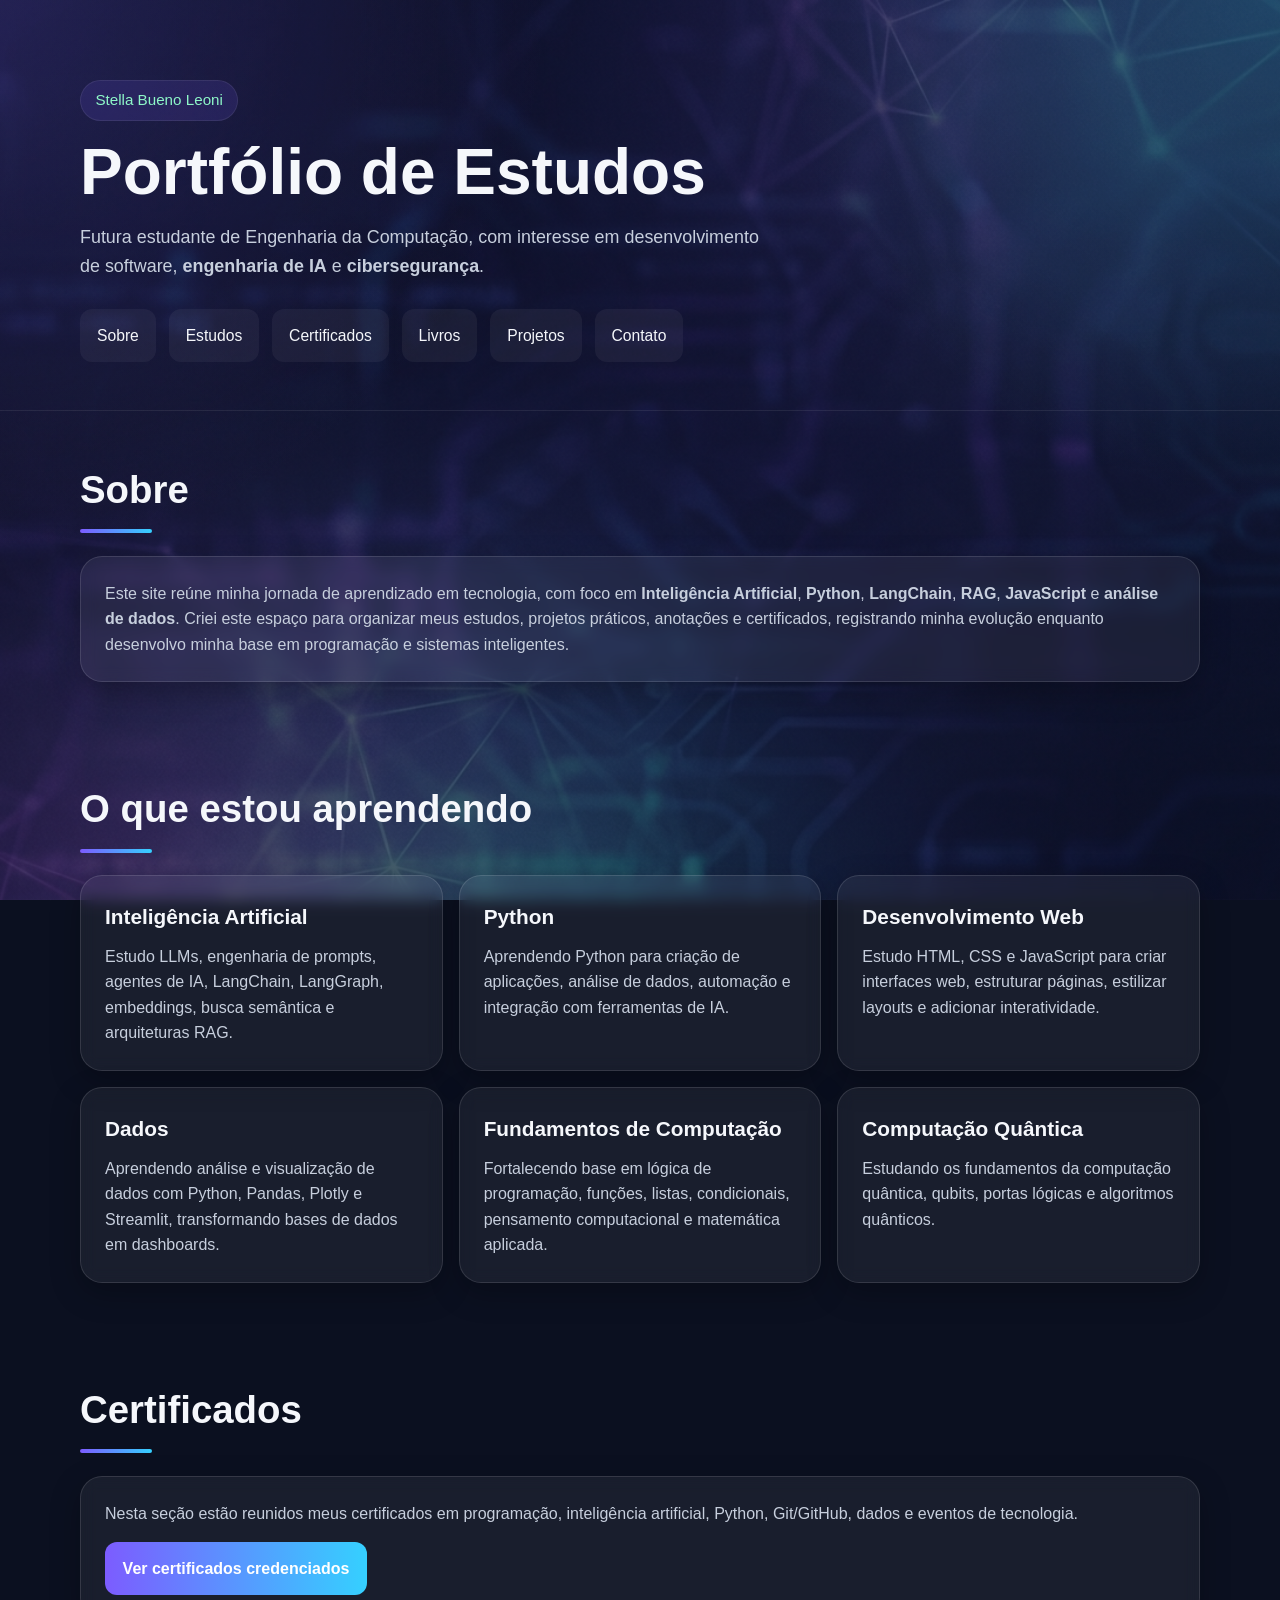
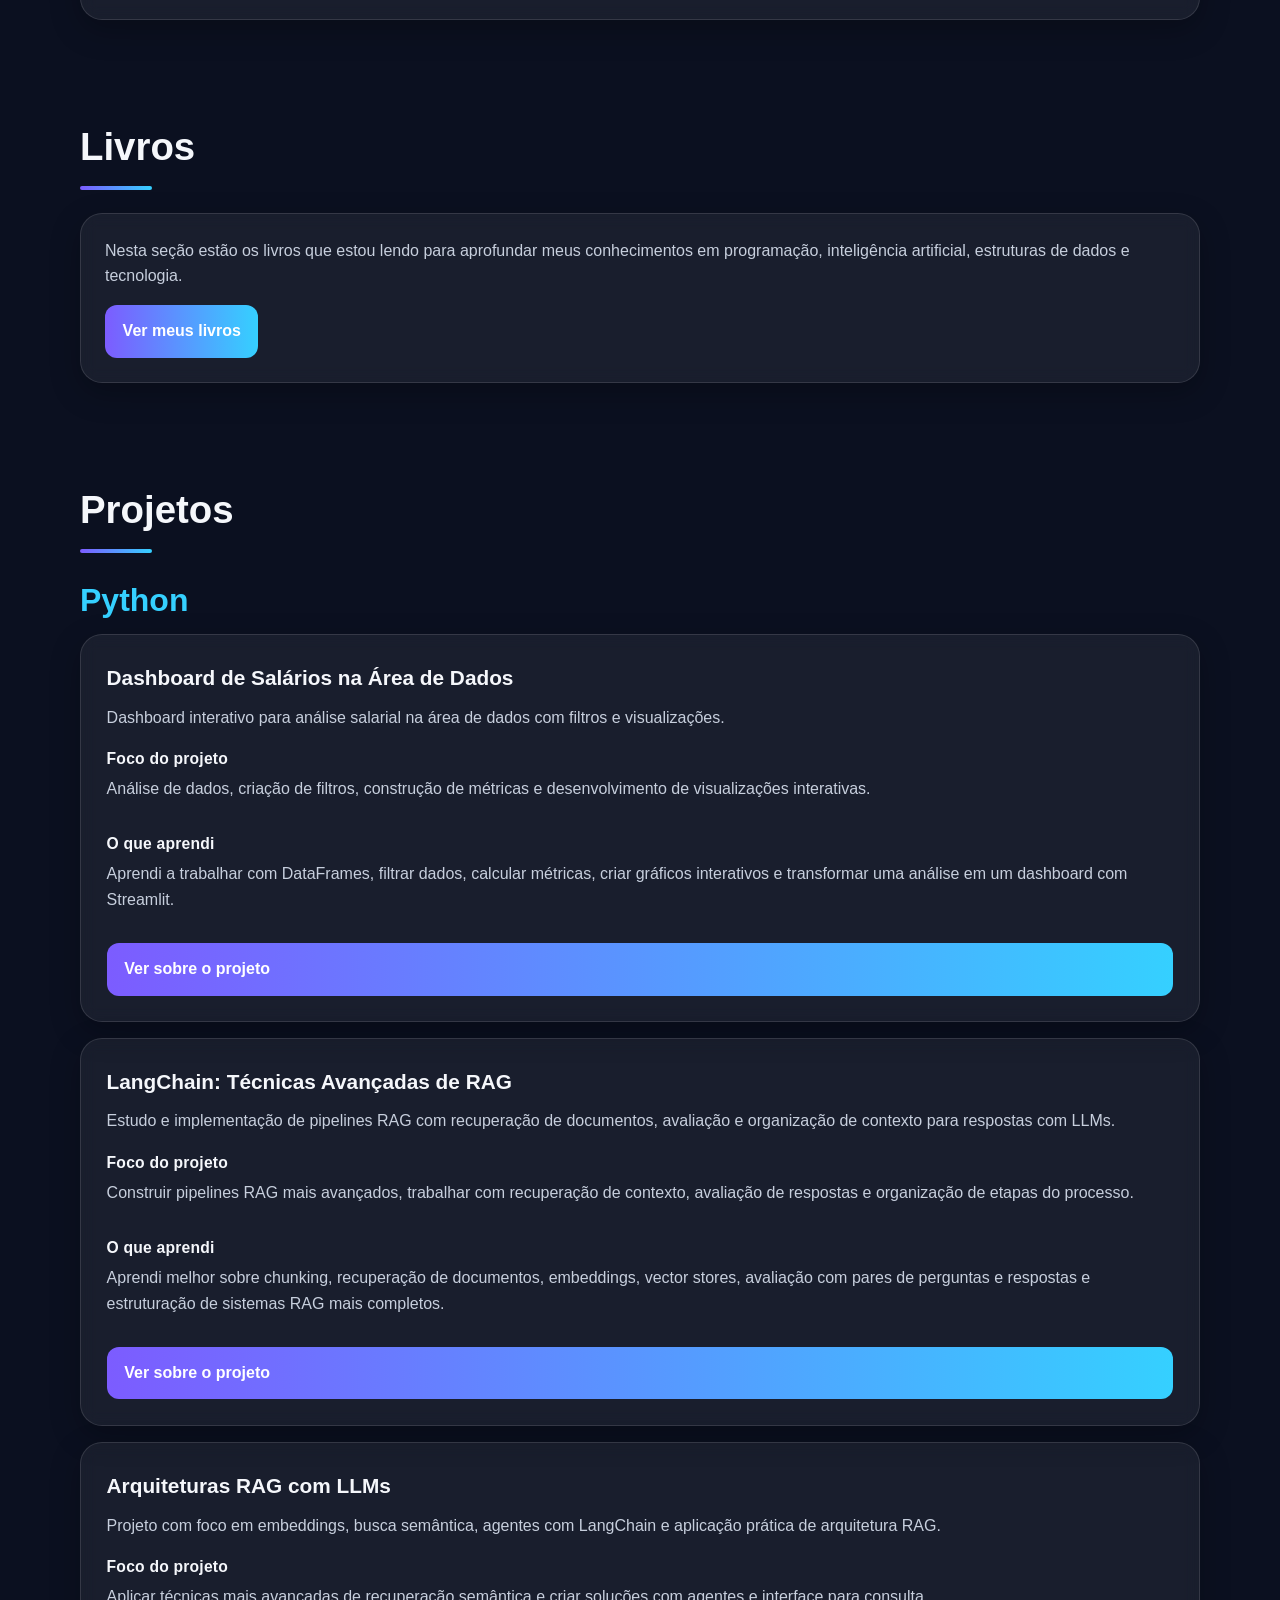
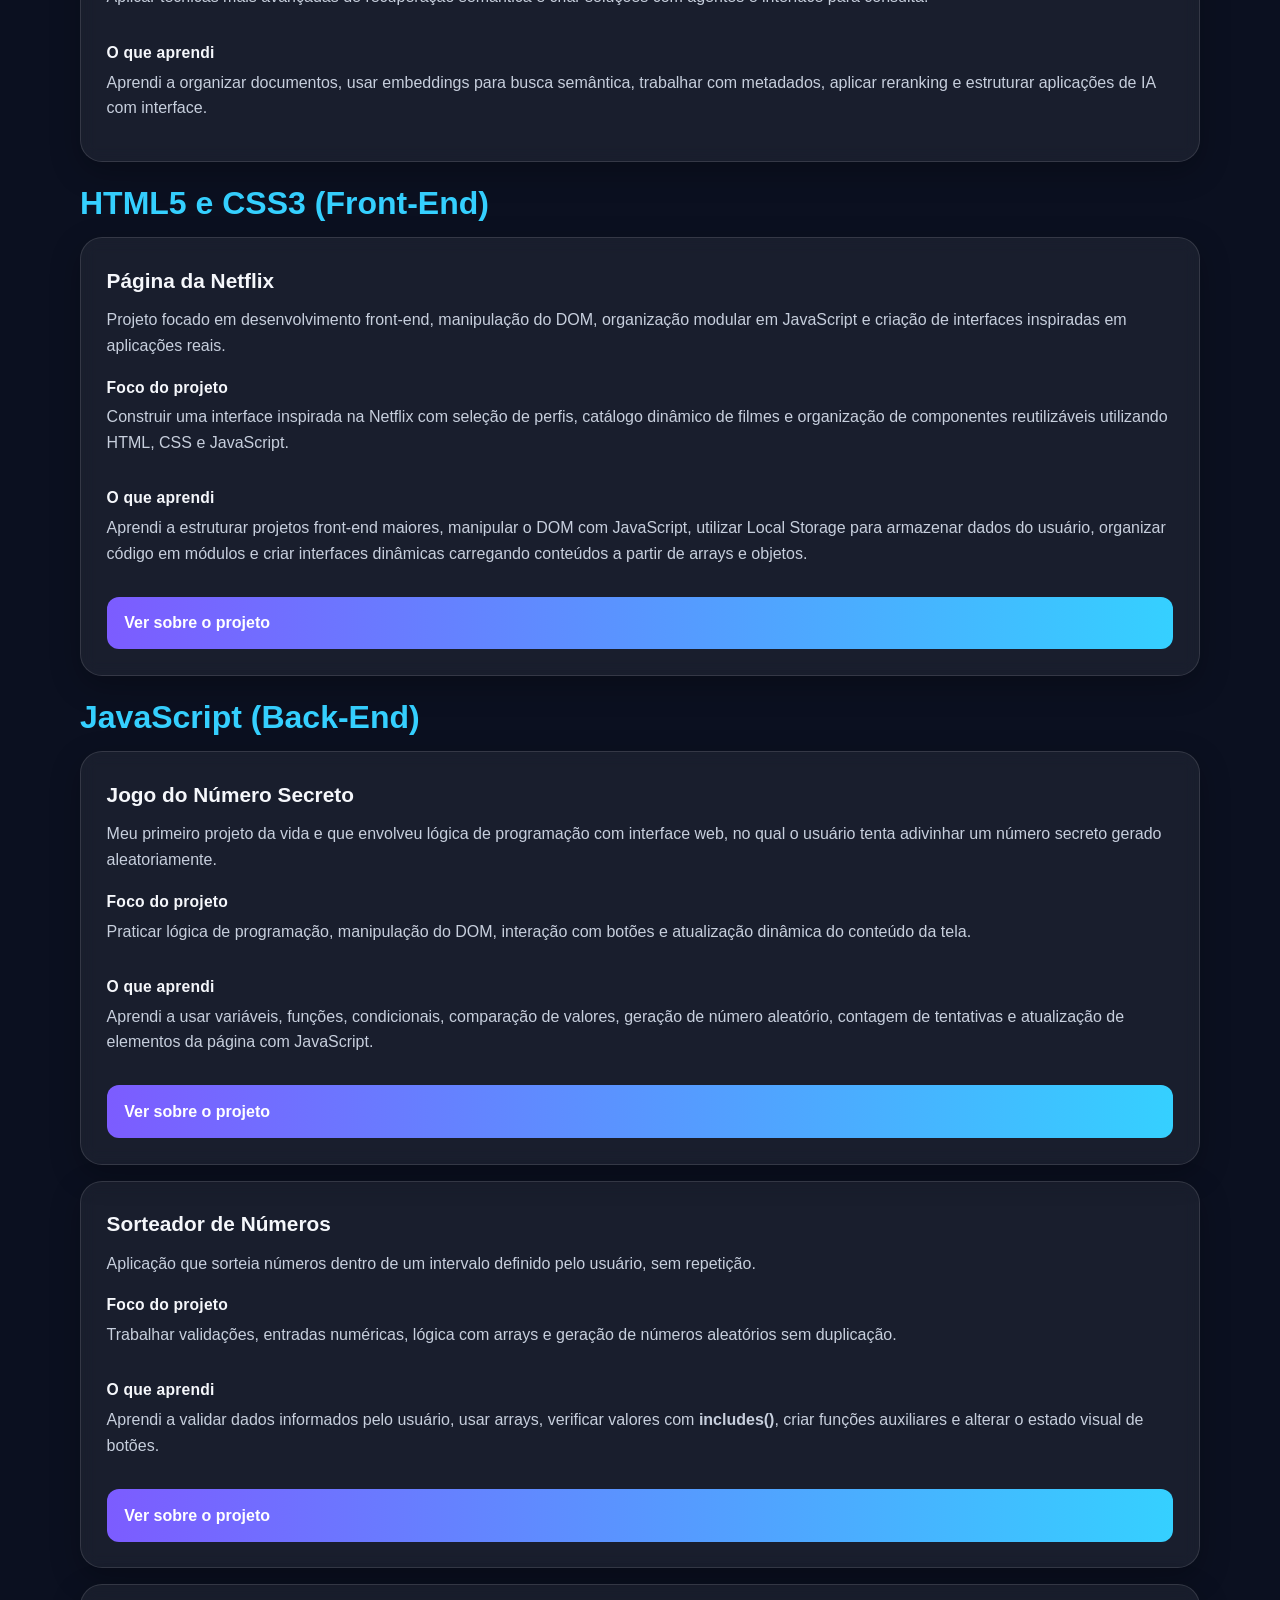
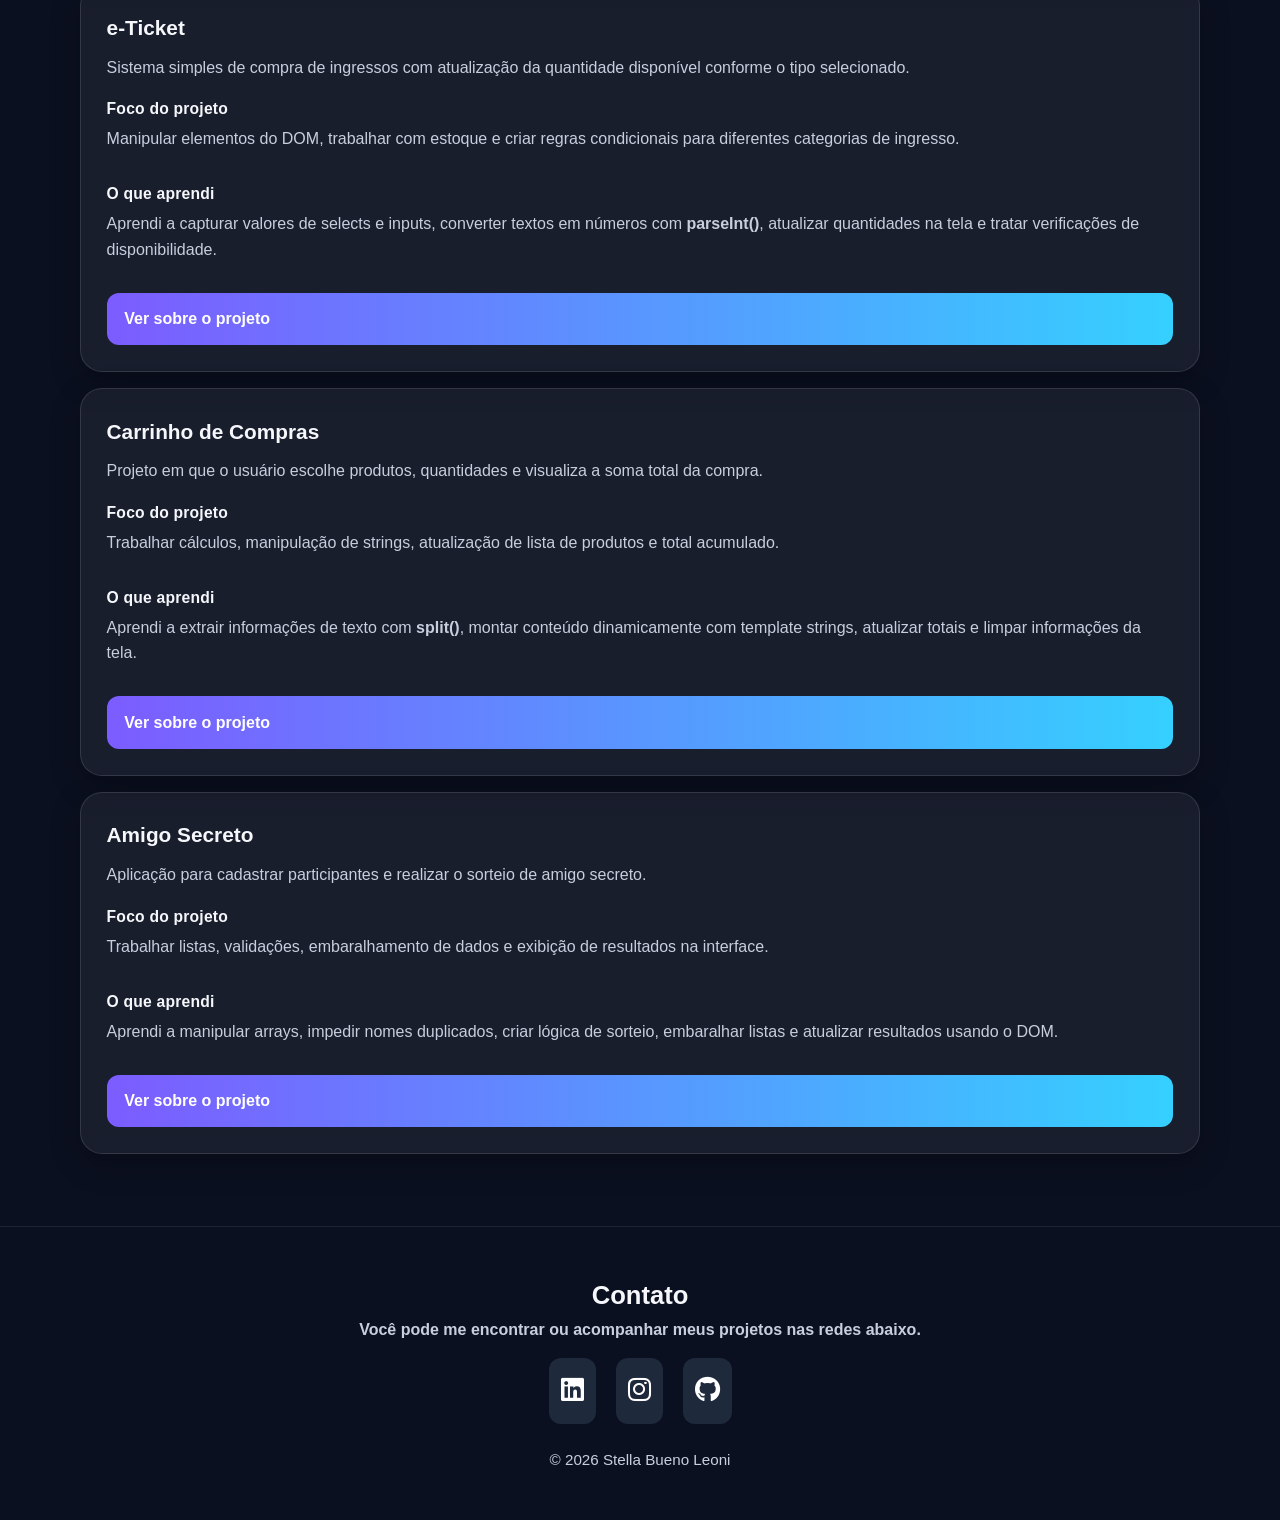
<file: index.html>
<!DOCTYPE html>
<html lang="pt-BR">

<head>
  <meta charset="UTF-8" />
  <meta name="viewport" content="width=device-width, initial-scale=1.0" />
  <title>Portfólio de Estudos | Stella Bueno Leoni</title>
  <meta name="description"
    content="Portfólio de estudos de Stella Bueno Leoni com projetos, áreas de aprendizado e certificados em programação, dados e inteligência artificial." />
  <link rel="stylesheet" href="style.css" />
  <link rel="stylesheet" href="https://cdnjs.cloudflare.com/ajax/libs/font-awesome/6.5.0/css/all.min.css">
</head>

<body>
  <header class="cabecalho" id="inicio">
    <div class="container">
      <p class="cabecalho__tag">Stella Bueno Leoni</p>
      <h1 class="cabecalho__titulo">Portfólio de Estudos</h1>
      <p class="cabecalho__texto">
        Futura estudante de Engenharia da Computação, com interesse em desenvolvimento de software,
        <strong>engenharia de IA</strong> e <strong>cibersegurança</strong>.
      </p>

      <nav class="menu">
        <a href="#sobre">Sobre</a>
        <a href="#estudos">Estudos</a>
        <a href="#certificados">Certificados</a>
        <a href="#livros">Livros</a>
        <a href="#projetos">Projetos</a>
        <a href="#rodape">Contato</a>

      </nav>
    </div>
  </header>

  <main>
    <section class="secao" id="sobre">
      <div class="container">
        <h2 class="secao__titulo">Sobre</h2>
        <div class="card">
          <p>
            Este site reúne minha jornada de aprendizado em tecnologia, com foco
            em <strong>Inteligência Artificial</strong>,
            <strong>Python</strong>, <strong>LangChain</strong>,
            <strong>RAG</strong>, <strong>JavaScript</strong> e
            <strong>análise de dados</strong>.
            Criei este espaço para organizar meus estudos, projetos práticos, anotações
            e certificados, registrando minha evolução enquanto desenvolvo minha base em
            programação e sistemas inteligentes.
          </p>
          <p>

          </p>
        </div>
      </div>
    </section>

    <section class="secao" id="estudos">
      <div class="container">
        <h2 class="secao__titulo">O que estou aprendendo</h2>

        <div class="grid">
          <article class="card">
            <h3>Inteligência Artificial</h3>
            <p>
              Estudo LLMs, engenharia de prompts, agentes de IA, LangChain,
              LangGraph, embeddings, busca semântica e arquiteturas RAG.
            </p>
          </article>

          <article class="card">
            <h3>Python</h3>
            <p>
              Aprendendo Python para criação de aplicações, análise de dados,
              automação e integração com ferramentas de IA.
            </p>
          </article>

          <article class="card">
            <h3>Desenvolvimento Web</h3>
            <p>
              Estudo HTML, CSS e JavaScript para criar interfaces web,
              estruturar páginas, estilizar layouts e adicionar interatividade.
            </p>
          </article>

          <article class="card">
            <h3>Dados</h3>
            <p>
              Aprendendo análise e visualização de dados com Python, Pandas,
              Plotly e Streamlit, transformando bases de dados em dashboards.
            </p>
          </article>

          <article class="card">
            <h3>Fundamentos de Computação</h3>
            <p>
              Fortalecendo base em lógica de programação, funções, listas,
              condicionais, pensamento computacional e matemática aplicada.
            </p>
          </article>

          <article class="card">
            <h3>Computação Quântica</h3>
            <p>
              Estudando os fundamentos da computação quântica, qubits, portas lógicas e algoritmos quânticos.
            </p>
          </article>
        </div>
      </div>
    </section>
    <section class="secao" id="certificados">
      <div class="container">
        <h2 class="secao__titulo">Certificados</h2>

        <div class="card certificados-resumo">
          <p>
            Nesta seção estão reunidos meus certificados em programação,
            inteligência artificial, Python, Git/GitHub, dados e eventos de tecnologia.
          </p>

          <a class="botao-link" href="certificados.html">Ver certificados credenciados</a>
        </div>
      </div>
    </section>

    <section class="secao" id="livros">
      <div class="container">
        <h2 class="secao__titulo">Livros</h2>

        <div class="card livros-resumo">
          <p>
            Nesta seção estão os livros que estou lendo para aprofundar meus conhecimentos
            em programação, inteligência artificial, estruturas de dados e tecnologia.
          </p>
          <a class="botao-link" href="livros.html">Ver meus livros</a>
        </div>
      </div>
    </section>
  </main>

  <section class="secao" id="projetos">
    <div class="container">
      <h2 class="secao__titulo">Projetos</h2>
      <h2 class="secao__subtitulo">Python</h2>
      <article class="card projeto">
        <h3 class="projeto__titulo">Dashboard de Salários na Área de Dados</h3>
        <p class="projeto__descricao">
          Dashboard interativo para análise salarial na área de dados com
          filtros e visualizações.
        </p>

        <div class="projeto__bloco">
          <h4>Foco do projeto</h4>
          <p>
            Análise de dados, criação de filtros, construção de métricas e
            desenvolvimento de visualizações interativas.
          </p>
        </div>

        <div class="projeto__bloco">
          <h4>O que aprendi</h4>
          <p>
            Aprendi a trabalhar com DataFrames, filtrar dados, calcular
            métricas, criar gráficos interativos e transformar uma análise em
            um dashboard com Streamlit.
          </p>
        </div>
        <a class="botao-link" href="dashboard.html">
          Ver sobre o projeto
        </a>
      </article>

      <article class="card projeto">
        <h3 class="projeto__titulo">LangChain: Técnicas Avançadas de RAG</h3>
        <p class="projeto__descricao">
          Estudo e implementação de pipelines RAG com recuperação de
          documentos, avaliação e organização de contexto para respostas com
          LLMs.
        </p>

        <div class="projeto__bloco">
          <h4>Foco do projeto</h4>
          <p>
            Construir pipelines RAG mais avançados, trabalhar com recuperação
            de contexto, avaliação de respostas e organização de etapas do
            processo.
          </p>
        </div>

        <div class="projeto__bloco">
          <h4>O que aprendi</h4>
          <p>
            Aprendi melhor sobre chunking, recuperação de documentos,
            embeddings, vector stores, avaliação com pares de perguntas e
            respostas e estruturação de sistemas RAG mais completos.
          </p>
        </div>
        <a class="botao-link" href="tecnicas-rag.html">
          Ver sobre o projeto
        </a>
      </article>

      <article class="card projeto">
        <h3 class="projeto__titulo">Arquiteturas RAG com LLMs</h3>
        <p class="projeto__descricao">
          Projeto com foco em embeddings, busca semântica, agentes com
          LangChain e aplicação prática de arquitetura RAG.
        </p>

        <div class="projeto__bloco">
          <h4>Foco do projeto</h4>
          <p>
            Aplicar técnicas mais avançadas de recuperação semântica e criar
            soluções com agentes e interface para consulta.
          </p>
        </div>

        <div class="projeto__bloco">
          <h4>O que aprendi</h4>
          <p>
            Aprendi a organizar documentos, usar embeddings para busca
            semântica, trabalhar com metadados, aplicar reranking e estruturar
            aplicações de IA com interface.
          </p>
        </div>
      </article>
    <h2 class="secao__subtitulo">HTML5 e CSS3 (Front-End) </h2>
    <article class="card projeto">
      <h3 class="projeto__titulo">Página da Netflix</h3>
      <p class="projeto__descricao">
        Projeto focado em desenvolvimento front-end, manipulação do DOM, 
        organização modular em JavaScript e criação de interfaces inspiradas em aplicações reais.
      </p>

      <div class="projeto__bloco">
        <h4>Foco do projeto</h4>
        <p>
          Construir uma interface inspirada na Netflix com seleção de perfis, 
          catálogo dinâmico de filmes e organização de componentes reutilizáveis 
          utilizando HTML, CSS e JavaScript.
        </p>
      </div>

      <div class="projeto__bloco">
        <h4>O que aprendi</h4>
        <p>
          Aprendi a estruturar projetos front-end maiores, manipular o DOM com JavaScript, utilizar Local Storage para armazenar dados do usuário,
          organizar código em módulos e criar interfaces dinâmicas carregando
          conteúdos a partir de arrays e objetos.
        </p>
      </div>
      <a class="botao-link"
          href="netflix.html">
        Ver sobre o projeto
        </a>
    </article>
  
    <h2 class="secao__subtitulo">JavaScript (Back-End) </h2>
    <article class="card projeto">
      <h3 class="projeto__titulo">Jogo do Número Secreto</h3>
      <p class="projeto__descricao">
        Meu primeiro projeto da vida e que envolveu lógica de programação com interface web, no qual o
        usuário tenta adivinhar um número secreto gerado aleatoriamente.
      </p>

      <div class="projeto__bloco">
        <h4>Foco do projeto</h4>
        <p>
          Praticar lógica de programação, manipulação do DOM, interação com
          botões e atualização dinâmica do conteúdo da tela.
        </p>
      </div>

      <div class="projeto__bloco">
        <h4>O que aprendi</h4>
        <p>
          Aprendi a usar variáveis, funções, condicionais, comparação de
          valores, geração de número aleatório, contagem de tentativas e
          atualização de elementos da página com JavaScript.
        </p>
      </div>

      <a class="botao-link" href="jogo-do-numero-secreto.html">
        Ver sobre o projeto
      </a>
    </article>

    <article class="card projeto">
      <h3 class="projeto__titulo">Sorteador de Números</h3>
      <p class="projeto__descricao">
        Aplicação que sorteia números dentro de um intervalo definido pelo
        usuário, sem repetição.
      </p>
      <div class="projeto__bloco">
        <h4>Foco do projeto</h4>
        <p>
          Trabalhar validações, entradas numéricas, lógica com arrays e
          geração de números aleatórios sem duplicação.
        </p>
      </div>

      <div class="projeto__bloco">
        <h4>O que aprendi</h4>
        <p>
          Aprendi a validar dados informados pelo usuário, usar arrays,
          verificar valores com <strong>includes()</strong>, criar funções
          auxiliares e alterar o estado visual de botões.
        </p>
      </div>
      <a class="botao-link" href="sorteador-de-numeros.html">
        Ver sobre o projeto
      </a>
    </article>

    <article class="card projeto">
      <h3 class="projeto__titulo">e-Ticket</h3>
      <p class="projeto__descricao">
        Sistema simples de compra de ingressos com atualização da
        quantidade disponível conforme o tipo selecionado.
      </p>

      <div class="projeto__bloco">
        <h4>Foco do projeto</h4>
        <p>
          Manipular elementos do DOM, trabalhar com estoque e criar regras
          condicionais para diferentes categorias de ingresso.
        </p>
      </div>

      <div class="projeto__bloco">
        <h4>O que aprendi</h4>
        <p>
          Aprendi a capturar valores de selects e inputs, converter textos
          em números com <strong>parseInt()</strong>, atualizar quantidades
          na tela e tratar verificações de disponibilidade.
        </p>
      </div>
      <a class="botao-link" href="compra-de-ingressos.html">
        Ver sobre o projeto
      </a>
    </article>

    <article class="card projeto">
      <h3 class="projeto__titulo">Carrinho de Compras</h3>
      <p class="projeto__descricao">
        Projeto em que o usuário escolhe produtos, quantidades e visualiza
        a soma total da compra.
      </p>

      <div class="projeto__bloco">
        <h4>Foco do projeto</h4>
        <p>
          Trabalhar cálculos, manipulação de strings, atualização de lista
          de produtos e total acumulado.
        </p>
      </div>

      <div class="projeto__bloco">
        <h4>O que aprendi</h4>
        <p>
          Aprendi a extrair informações de texto com
          <strong>split()</strong>, montar conteúdo dinamicamente com
          template strings, atualizar totais e limpar informações da tela.
        </p>
      </div>
      <a class="botao-link" href="carrinho-de-compras.html">
        Ver sobre o projeto
      </a>
    </article>

    <article class="card projeto">
      <h3 class="projeto__titulo">Amigo Secreto</h3>
      <p class="projeto__descricao">
        Aplicação para cadastrar participantes e realizar o sorteio de amigo
        secreto.
      </p>

      <div class="projeto__bloco">
        <h4>Foco do projeto</h4>
        <p>
          Trabalhar listas, validações, embaralhamento de dados e exibição
          de resultados na interface.
        </p>
      </div>

      <div class="projeto__bloco">
        <h4>O que aprendi</h4>
        <p>
          Aprendi a manipular arrays, impedir nomes duplicados, criar lógica
          de sorteio, embaralhar listas e atualizar resultados usando o DOM.
        </p>
      </div>
      <a class="botao-link" href="amigo-secreto.html">
        Ver sobre o projeto
      </a>
    </article>
  </div>
  </section>

  <footer class="rodape" id="rodape">
    <div class="container rodape__conteudo">

      <h3 class="rodape__titulo">Contato</h3>
      <h4 class="rodape__subtitulo">Você pode me encontrar ou acompanhar meus projetos nas redes abaixo.</h4>

      <div class="rodape__links">

        <a href="https://www.linkedin.com/in/stellableoni/" target="_blank" class="rodape__icone">
          <i class="fa-brands fa-linkedin"></i>
        </a>

        <a href="https://www.instagram.com/stellableoni/" target="_blank" class="rodape__icone">
          <i class="fa-brands fa-instagram"></i>
        </a>

        <a href="https://github.com/StellaLeoni2008" target="_blank" class="rodape__icone">
          <i class="fa-brands fa-github"></i>
        </a>

      </div>

      <p class="rodape__copyright">
        © 2026 Stella Bueno Leoni
      </p>

    </div>
  </footer>
</body>

</html>
</file>
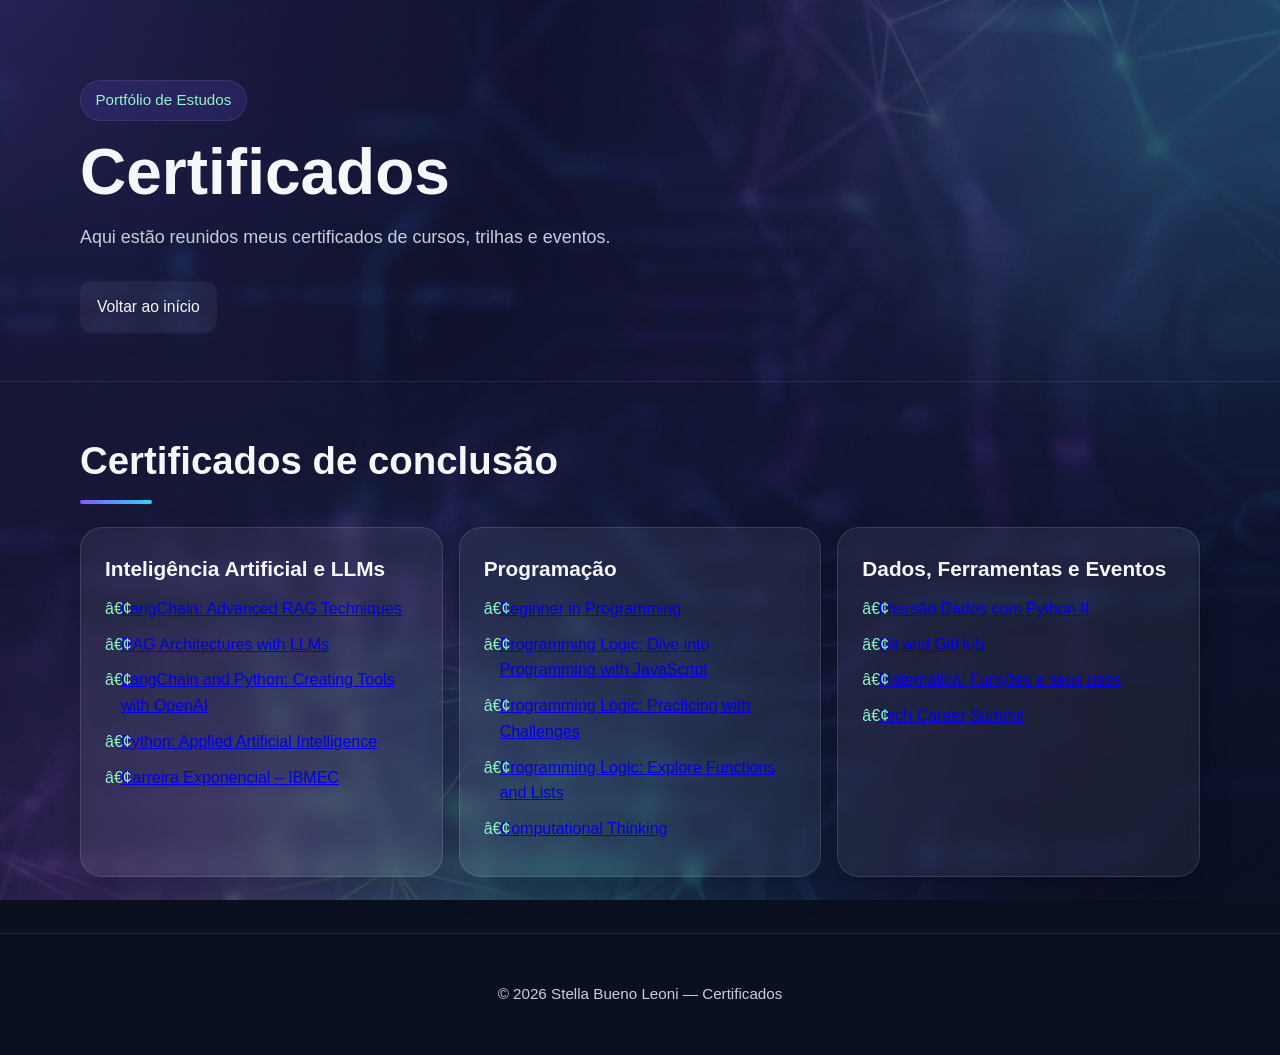
<file: certificados.html>
<!DOCTYPE html>
<html lang="pt-BR">
<head>
  <meta charset="UTF-8" />
  <meta name="viewport" content="width=device-width, initial-scale=1.0" />
  <title>Certificados | Stella Bueno Leoni</title>
  <link rel="stylesheet" href="style.css" />
</head>
<body>
  <header class="cabecalho">
    <div class="container">
      <p class="cabecalho__tag">Portfólio de Estudos</p>
      <h1 class="cabecalho__titulo">Certificados</h1>
      <p class="cabecalho__texto">
        Aqui estão reunidos meus certificados de cursos, trilhas e eventos.
      </p>

      <nav class="menu">
        <a href="index.html">Voltar ao início</a>
      </nav>
    </div>
  </header>

  <main>
    <section class="secao">
      <div class="container">
        <h2 class="secao__titulo">Certificados de conclusão</h2>

        <div class="grid">
          <article class="card">
            <h3>Inteligência Artificial e LLMs</h3>
            <ul class="lista">
              <li><a class="link-pdf" href="https://cursos.alura.com.br/certificate/109c6ad2-0c46-445b-8749-c25517057656?lang" target="_blank">LangChain: Advanced RAG Techniques</a></li>
              <li><a class="link-pdf" href="https://cursos.alura.com.br/user/stellableoni12/course/langchain-chatbots-rag/certificate" target="_blank">RAG Architectures with LLMs</a></li>
              <li><a class="link-pdf" href="https://cursos.alura.com.br/user/stellableoni12/course/langchain-rag-avancado/certificate" target="_blank">LangChain and Python: Creating Tools with OpenAI</a></li>
              <li><a class="link-pdf" href="https://cursos.alura.com.br/user/stellableoni12/course/python-ia-aplicada/certificate" target="_blank">Python: Applied Artificial Intelligence</a></li>
              <li><a class="link-pdf" href="https://drive.google.com/drive/search?q=ibmec" target="_blank">Carreira Exponencial – IBMEC</a></li>
            </ul>
          </article>

          <article class="card">
            <h3>Programação</h3>
            <ul class="lista">
              <li><a class="link-pdf" href="https://cursos.alura.com.br/user/stellableoni12/degree-programacao-662273/certificate" target="_blank">Beginner in Programming</a></li>
              <li><a class="link-pdf" href="https://cursos.alura.com.br/user/stellableoni12/course/logica-programacao-mergulhe-programacao-javascript/certificate" target="_blank">Programming Logic: Dive into Programming with JavaScript</a></li>
              <li><a class="link-pdf" href="https://cursos.alura.com.br/user/stellableoni12/course/logica-programacao-praticando-desafios/certificate" target="_blank">Programming Logic: Practicing with Challenges</a></li>
              <li><a class="link-pdf" href="https://cursos.alura.com.br/user/stellableoni12/course/logica-programacao-funcoes-listas/certificate" target="_blank">Programming Logic: Explore Functions and Lists</a></li>
              <li><a class="link-pdf" href="https://cursos.alura.com.br/user/stellableoni12/course/computacao-fundamentos-computacao-pensamento-computacional/certificate?lang=pt_BR" target="_blank">Computational Thinking</a></li>
            </ul>
          </article>

          <article class="card">
            <h3>Dados, Ferramentas e Eventos</h3>
            <ul class="lista">
              <li><a class="link-pdf" href="https://cursos.alura.com.br/user/stellableoni12/immersion/certificate/99280" target="_blank">Imersão Dados com Python II</a></li>
              <li><a class="link-pdf" href="https://cursos.alura.com.br/user/stellableoni12/course/git-github-compartilhando-colaborando-projetos/certificate" target="_blank">Git and GitHub</a></li>
              <li><a class="link-pdf" href="https://cursos.alura.com.br/user/stellableoni12/course/funcoes/certificate" target="_blank">Matemática: Funções e seus usos</a></li>
              <li><a class="link-pdf" href="file:///Users/stell/Downloads/69c52732c708e.pdf" target="_blank">Tech Career Summit</a></li>
            </ul>
          </article>
        </div>
      </div>
    </section>
  </main>

  <footer class="rodape">
    <div class="container">
      <p>© 2026 Stella Bueno Leoni — Certificados</p>
    </div>
  </footer>
</body>
</html>
</file>
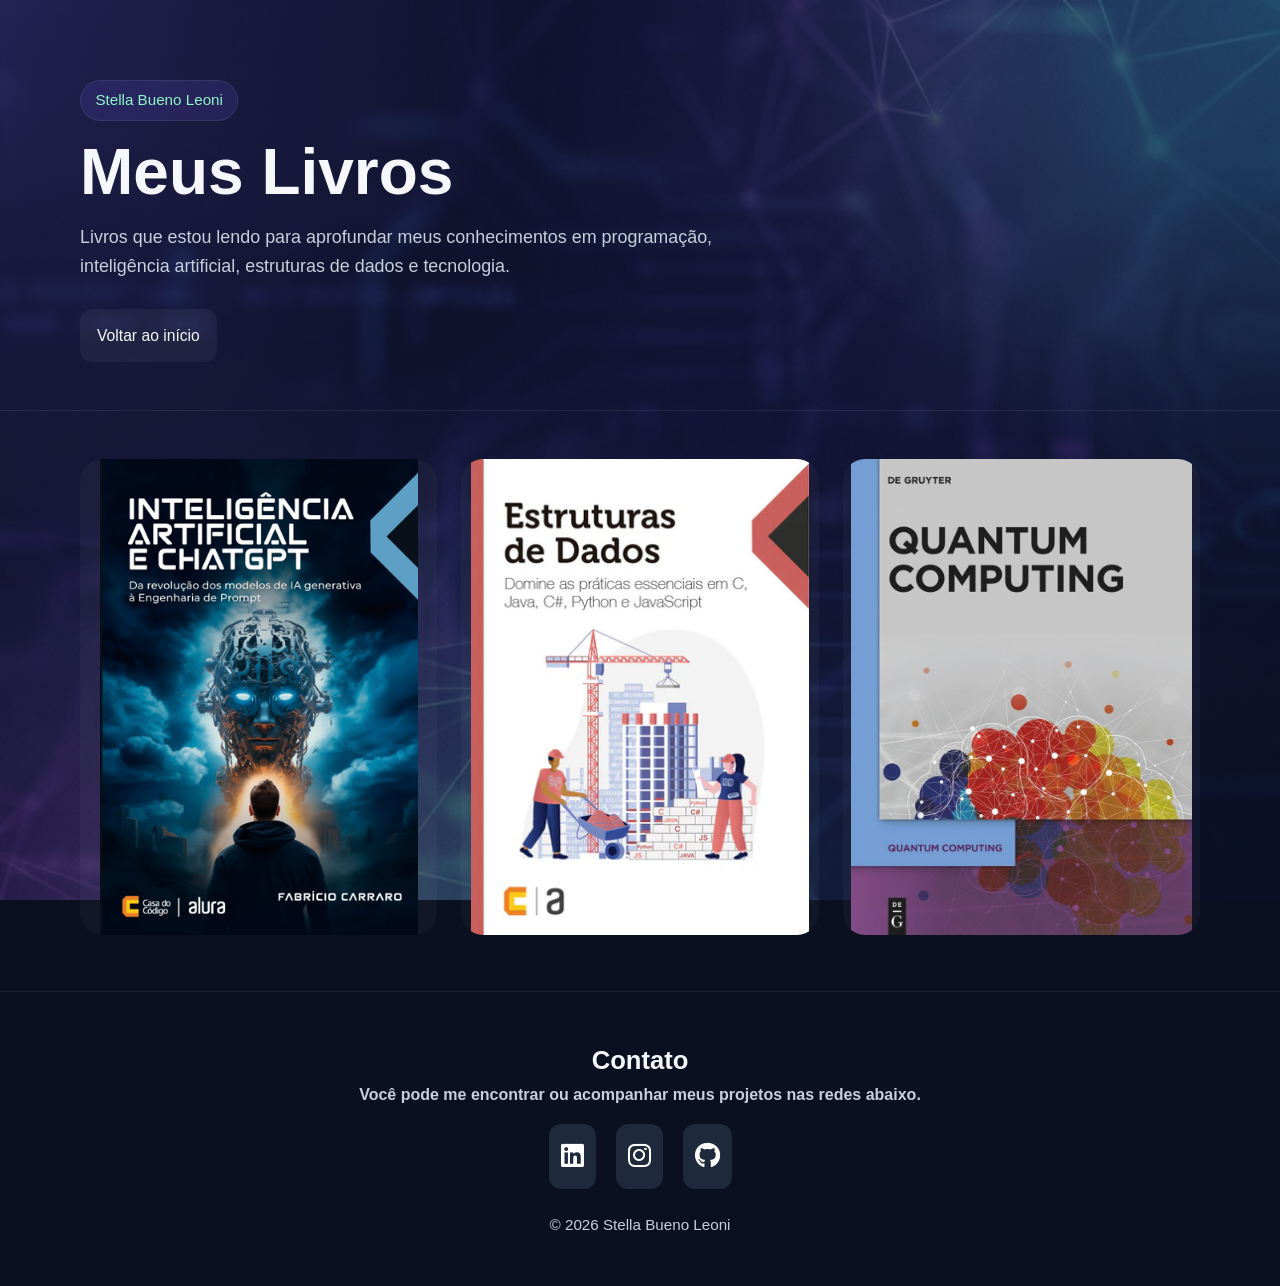
<file: livros.html>
<!DOCTYPE html>
<html lang="pt-BR">

<head>
  <meta charset="UTF-8" />
  <meta name="viewport" content="width=device-width, initial-scale=1.0" />
  <title>Meus Livros | Stella Bueno Leoni</title>
  <meta name="description"
    content="Livros que estou lendo para aprofundar conhecimentos em programação, inteligência artificial e tecnologia." />
  <link rel="stylesheet" href="style.css" />
  <link rel="stylesheet" href="https://cdnjs.cloudflare.com/ajax/libs/font-awesome/6.5.0/css/all.min.css">
</head>

<body>
  <header class="cabecalho" id="inicio">
    <div class="container">
      <p class="cabecalho__tag">Stella Bueno Leoni</p>
      <h1 class="cabecalho__titulo">Meus Livros</h1>
      <p class="cabecalho__texto">
        Livros que estou lendo para aprofundar meus conhecimentos em programação,
        inteligência artificial, estruturas de dados e tecnologia.
      </p>
      <nav class="menu">
        <a href="index.html">Voltar ao início</a>
      </nav>
    </div>
  </header>

  <main>
    <section class="secao">
      <div class="container">
        <div class="grid-livros">
          <div class="livro">
            <img src="assets/livro1.jpg" alt="Inteligência Artificial e ChatGPT" class="livro__imagem">
            <div class="livro__overlay">
              <p class="livro__texto"><strong>Inteligência Artificial e ChatGPT: Da revolução dos modelos de IA generativa à Engenharia de Prompt</strong><br> Esse livro explica de forma clara como funcionam as Inteligências Artificiais modernas, como ChatGPT e outros LLMs. Aborda fundamentos de Machine Learning, redes neurais e engenharia de prompt, além de técnicas e aplicações práticas da IA no mundo real.</p>
            </div>
          </div>

          <div class="livro">
            <img src="assets/livro2.jpg" alt="Estrutura de Dados" class="livro__imagem">
            <div class="livro__overlay">
              <p class="livro__texto"><strong>Estrutura Estruturas de Dados: Domine as práticas essenciais em C, Java, C#, Python e JavaScript</strong><br> Esse livro apresenta os fundamentos das estruturas de dados, essenciais para criar algoritmos e sistemas eficientes. 
                Aborda estruturas como vetores, pilhas, filas, listas, árvores e grafos, mostrando como funcionam e como aplicá-las em linguagens como Python, Java, C#, C e JavaScript para resolver problemas no desenvolvimento de software.</p>
            </div>
          </div>

          <div class="livro">
            <img src="assets/livro3.jpg" alt="Quantum computing" class="livro__imagem">
            <div class="livro__overlay">
              <p class="livro__texto"><strong>Quantum computing and artificial intelligence: status and perspectives</strong><br> Artigo científico que discute a relação entre computação quântica e inteligência artificial. O trabalho apresenta o estado atual dessas tecnologias, 
            explica seus princípios fundamentais e analisa como a computação quântica pode potencializar técnicas de IA no futuro, além de discutir desafios, aplicações e perspectivas de pesquisa nessa área emergente.</p>
            </div>
          </div>
    </section>
  </main>

  <footer class="rodape" id="rodape">
    <div class="container rodape__conteudo">

      <h3 class="rodape__titulo">Contato</h3>
      <h4 class="rodape__subtitulo">Você pode me encontrar ou acompanhar meus projetos nas redes abaixo.</h4>

      <div class="rodape__links">

        <a href="https://www.linkedin.com/in/stellableoni/" target="_blank" class="rodape__icone">
          <i class="fa-brands fa-linkedin"></i>
        </a>

        <a href="https://www.instagram.com/stellableoni/" target="_blank" class="rodape__icone">
          <i class="fa-brands fa-instagram"></i>
        </a>

        <a href="https://github.com/StellaLeoni2008" target="_blank" class="rodape__icone">
          <i class="fa-brands fa-github"></i>
        </a>

      </div>

      <p class="rodape__copyright">
        © 2026 Stella Bueno Leoni
      </p>

    </div>
  </footer>
</body>

</html>
</file>
<file: style.css>
/* === ESTILOS DA PÁGINA PRINCIPAL === */
/* Reset bÃ¡sico */
* {
  margin: 0;
  padding: 0;
  box-sizing: border-box;
}

/* VariÃ¡veis */
:root {
  --bg: #0b1020;
  --bg-sec: #11182d;
  --card: rgba(255, 255, 255, 0.06);
  --card-border: rgba(255, 255, 255, 0.12);
  --text: #f5f7fb;
  --text-soft: #c7cfdd;
  --primary: #7c5cff;
  --secondary: #35d0ff;
  --highlight: #8ef7c8;
  --shadow: 0 10px 30px rgba(0, 0, 0, 0.25);
  --radius: 22px;
  --max-width: 1120px;
}

/* Corpo */
body {
  font-family: Arial, Helvetica, sans-serif;
  background-color: #0b1020;
  background-image:
    linear-gradient(rgba(11, 16, 32, 0.65), rgba(13, 19, 38, 0.65)),
    url('assets/Gemini_Generated_Image_daf4qndaf4qndaf4.png');
  background-size: cover;
  background-position: center;
  background-attachment:fixed;
  color: var(--text);
  line-height: 1.6;
  min-height: 100vh;
  position: relative;
}

body::before {
  content: "";
  position: fixed;
  inset: 0;
  pointer-events: none;
  z-index: -1;
  background:
    radial-gradient(circle at top left, rgba(124, 92, 255, 0.22), transparent 35%),
    radial-gradient(circle at top right, rgba(53, 208, 255, 0.18), transparent 32%),
    radial-gradient(circle at 70% 80%, rgba(0, 0, 0, 0.25), transparent 45%);
  mix-blend-mode: screen;
}

/* Container */
.container {
  width: min(92%, var(--max-width));
  margin: 0 auto;
}

/* CabeÃ§alho */
.cabecalho {
  padding: 4rem 0 2.5rem;
  border-bottom: 1px solid rgba(255, 255, 255, 0.08);
}

.cabecalho__tag {
  display: inline-block;
  background: rgba(124, 92, 255, 0.14);
  color: var(--highlight);
  padding: 0.45rem 0.9rem;
  border-radius: 999px;
  font-size: 0.95rem;
  margin-bottom: 1rem;
  border: 1px solid rgba(255, 255, 255, 0.08);
}

.cabecalho__titulo {
  font-size: clamp(2.1rem, 5vw, 4rem);
  line-height: 1.1;
  margin-bottom: 1rem;
}

.cabecalho__texto {
  max-width: 700px;
  color: var(--text-soft);
  font-size: 1.05rem;
  margin-bottom: 1.8rem;
}

/* Menu */
.menu {
  display: flex;
  flex-wrap: wrap;
  gap: 0.8rem;
}

.menu a {
  text-decoration: none;
  color: var(--text);
  padding: 0.8rem 1rem;
  border-radius: 12px;
  background: rgba(255, 255, 255, 0.05);
  border: 1px solid transparent;
  transition: 0.25s ease;
  font-size: 0.98rem;
}

.menu a:hover {
  border-color: rgba(255, 255, 255, 0.12);
  background: rgba(124, 92, 255, 0.12);
  transform: translateY(-1px);
}

/* SeÃ§Ãµes */
.secao {
  padding: 2.5rem 0;
}

.secao__titulo {
  font-size: clamp(1.6rem, 3vw, 2.4rem);
  margin-bottom: 1.4rem;
  position: relative;
}

.secao__titulo::after {
  content: "";
  display: block;
  width: 72px;
  height: 4px;
  border-radius: 99px;
  margin-top: 0.55rem;
  background: linear-gradient(90deg, var(--primary), var(--secondary));
}

.secao__subtitulo {
  font-size: 2rem;
  margin-bottom: 0.5rem;
  color: var(--secondary);
}

/* Grid */
.grid {
  display: grid;
  grid-template-columns: 1fr;
  gap: 1rem;
}

/* Cards */
.card {
  background: var(--card);
  border: 1px solid var(--card-border);
  border-radius: var(--radius);
  padding: 1.3rem;
  box-shadow: var(--shadow);
  backdrop-filter: blur(8px);
}

.card p {
  color: var(--text-soft);
}

.card h3 {
  font-size: 1.3rem;
  margin-bottom: 0.65rem;
  color: var(--text, --shadow);
}

/* Projetos */
.projeto {
  margin-bottom: 1rem;
}

.projeto__titulo {
  font-size: 1.3rem;
  margin-bottom: 0.6rem;
}

.projeto__descricao {
  margin-bottom: 1rem;
  color: var(--text-soft);
}

.projeto__bloco+.projeto__bloco {
  margin-top: 0.95rem;
}

.projeto__bloco h4 {
  font-size: 0.98rem;
  color: var(--texts);
  margin-bottom: 0.3rem;
  letter-spacing: 0.2px;
}

.projeto__bloco p {
  color: var(--text-soft);
}

/* Livros - CORRIGIDO: usa aspect-ratio em vez de height fixo */
.grid-livros {
  display: grid;
  grid-template-columns: repeat(auto-fit, minmax(220px, 1fr));
  gap: 1.5rem;
}

.livro {
  position: relative;
  overflow: hidden;
  border-radius: var(--radius);
  aspect-ratio: 3 / 4;
  cursor: pointer;
}

.livro__imagem {
  width: 100%;
  height: 100%;
  object-fit: contain;
  display: block;
  transition: transform 0.4s ease;
  background: rgba(255, 255, 255, 0.03);
}

.livro__overlay {
  position: absolute;
  inset: 0;
  background: linear-gradient(135deg, rgba(124, 92, 255, 0.95), rgba(53, 208, 255, 0.95));
  display: flex;
  align-items: center;
  justify-content: center;
  padding: 1.3rem;
  opacity: 0;
  transition: opacity 0.4s ease;
  backdrop-filter: blur(4px);
}

.livro:hover .livro__overlay {
  opacity: 1;
}

.livro:hover .livro__imagem {
  transform: scale(1.1);
}

.livro__texto {
  color: white;
  text-align: center;
  font-size: 1rem;
  line-height: 1.5;
  font-weight: 500;
}

  .botao-link {
    display: inline-block;
    margin-top: 1rem;
    padding: 0.85rem 1.1rem;
    border-radius: 12px;
    text-decoration: none;
    color: #ffffff;
    background: linear-gradient(90deg, var(--primary), var(--secondary));
    font-weight: 700;
    transition: 0.25s ease;
  }

  .botao-link:hover {
    transform: translateY(-2px);
    opacity: 0.95;
  }

/* Responsividade para tablet */
@media (max-width: 768px) {
  body {
    background-attachment: scroll;
    background-size: contain;
    background-position: center top;
  }

  .grid-livros {
    grid-template-columns: repeat(2, 1fr);
    gap: 1rem;
  }

  .livro__overlay {
    padding: 0.8rem;
  }

  .livro__texto {
    font-size: 0.85rem;
    line-height: 1.4;
  }
}

/* Responsividade para celular */
@media (max-width: 480px) {
  body {
    background-attachment: scroll;
    background-size: cover;
    background-position: center top;
  }

  .grid-livros {
    grid-template-columns: 1fr;
    gap: 1rem;
    max-width: 300px;
    margin: 0 auto;
  }

  .livro__texto {
    font-size: 0.8rem;
    line-height: 1.35;
  }

  .livro__overlay {
    padding: 0.7rem;
  }
}

/* Projetos: alinhamento Python e JavaScript */
#projetos .container {
  display: grid;
  grid-template-columns: 1fr;
  gap: 1rem;
}

#projetos .container>h2.secao__titulo,
#projetos .container>h2.secao__subtitulo {
  grid-column: 1 / -1;
}

#projetos .card.projeto {
  display: flex;
  flex-direction: column;
  justify-content: space-between;
  min-height: 320px;
}

#projetos .projeto__bloco {
  margin-bottom: 0.9rem;
}

@media (min-width: 900px) {
  #projetos .container {
    grid-template-columns: repeat(2, minmax(0, 1fr));
  }
}

/* Listas */
.lista {
  list-style: none;
}

.lista li {
  color: var(--text-soft);
  padding-left: 1rem;
  position: relative;
  margin-bottom: 0.65rem;
}

.lista li::before {
  content: "â€¢";
  position: absolute;
  left: 0;
  color: var(--highlight);
}

/* RodapÃ© */
.rodape {
  padding: 3rem 0 3rem;
  border-top: 1px solid rgba(255, 255, 255, 0.08);
  margin-top: 0.5rem;
  text-align: center;
}

.rodape p {
  color: var(--text-soft);
  text-align: center;
  font-size: 0.95rem;
}


.rodape__titulo {
  font-size: 1.6rem;
  margin-bottom: 0.05rem;
}

.rodape__subtitulo {
  font-size: 1rem;
  color: var(--text-soft);
  margin-bottom: 0.7rem;
}

.rodape__copyright {
  font-size: 0.9rem;
  color: var(--text-soft);
  margin-top: 1.5rem;
}

.rodape__texto {
  color: #cbd5f5;
  margin-top: 1rem;
  margin-bottom: 1.5rem;
}

.rodape__links {
  display: flex;
  justify-content: center;
  gap: 20px;
  margin-top: 1rem;
}

.rodape__icone {
  font-size: 26px;
  color: white;
  background: #1e293b;
  padding: 12px;
  border-radius: 12px;
  transition: 0.3s;
}

.rodape__icone:hover {
  background: #6366f1;
  transform: translateY(-3px);
}


/* Melhorias para telas mÃ©dias */
@media (min-width: 700px) {
  .grid {
    grid-template-columns: repeat(2, 1fr);
  }

  .card {
    padding: 1.5rem;
  }

  .secao {
    padding: 3rem 0;
  }
}

/* Melhorias para desktop */
@media (min-width: 980px) {
  .grid {
    grid-template-columns: repeat(3, 1fr);
  }

  #projetos .container {
    display: block;
  }

  .projeto {
    padding: 1.6rem;
  }

  .cabecalho {
    padding-top: 5rem;
    padding-bottom: 3rem;
  }

  .cabecalho__texto {
    font-size: 1.12rem;
  }
}

/* Ajustes extras para celular */
@media (max-width: 520px) {
  .cabecalho {
    padding-top: 2.5rem;
  }

  .menu {
    padding: 0.5rem 0.8rem;
    gap: 0.5rem;
    justify-content: left;
  }

  .menu a {
    padding: 0.6rem 0.8rem;
    font-size: 0.88rem;
  }

  .card {
    padding: 1.1rem;
    border-radius: 18px;
  }

  /* CORRIGIDO: era 5rem (bug gigante), agora proporcional */
  .projeto__titulo {
    font-size: 1.15rem;
  }

  .secao__subtitulo {
    font-size: 1.5rem;
  }

  .projeto__bloco h4 {
    font-size: 0.95rem;
  }

  .cabecalho__texto,
  .card p,
  .projeto__descricao,
  .projeto__bloco p,
  .lista li {
    font-size: 0.97rem;
  }


  .rodape__titulo {
    font-size: 1.2rem;
    margin-bottom: 0.05rem;
  }

  .rodape__subtitulo {
    font-size: 0.9rem;
    color: var(--text-soft);
    margin-bottom: 0.7rem;
  }

  .rodape__icone {
    font-size: 18px;
    color: white;
    background: #1e293b;
    padding: 12px;
    border-radius: 12px;
    transition: 0.3s;
  }

  /* CORRIGIDO: era 0.3rem (invisÃ­vel), agora legÃ­vel */
  .rodape__copyright {
    font-size: 0.75rem;
    color: var(--text-soft);
    margin-top: 1.5rem;
  }

  .botao-link-anotacoes {
    margin-left: 10rem;
    margin-top: 0.5rem;
  }


  .botao-link {
    display: inline-block;
    margin-top: 1rem;
    padding: 0.5rem 0.9rem;
    border-radius: 12px;
    text-decoration: none;
    color: #ffffff;
    background: linear-gradient(90deg, var(--primary), var(--secondary));
    font-weight: 700;
    transition: 0.25s ease;
  }

  .botao-link:hover {
    transform: translateY(-2px);
    opacity: 0.95;
  }

  .botao-link-anotacoes {
    display: inline-block;
    margin-top: 0.2rem;
    margin-left: 0.3rem;
    align-items: center;
    justify-content: space-between;
    padding: 0.5rem 0.9rem;
    border-radius: 12px;
    text-decoration: none;
    color: #ffffff;
    background: linear-gradient(90deg, var(--primary), var(--secondary));
    font-weight: 700;
    transition: 0.25s ease;
  }

  .botao-link-anotacoes:hover {
    transform: translateY(-2px);
    opacity: 0.95;
  }


  .link-pdf {
    color: var(--text);
    text-decoration: none;
    border-bottom: 1px solid rgba(255, 255, 255, 0.18);
    transition: 0.2s ease;
  }

  .link-pdf:hover {
    color: var(--highlight);
    border-bottom-color: var(--highlight);
  }

  .certificados-resumo {
    display: flex;
    flex-direction: column;
    gap: 1rem;
  }
}
</file>
